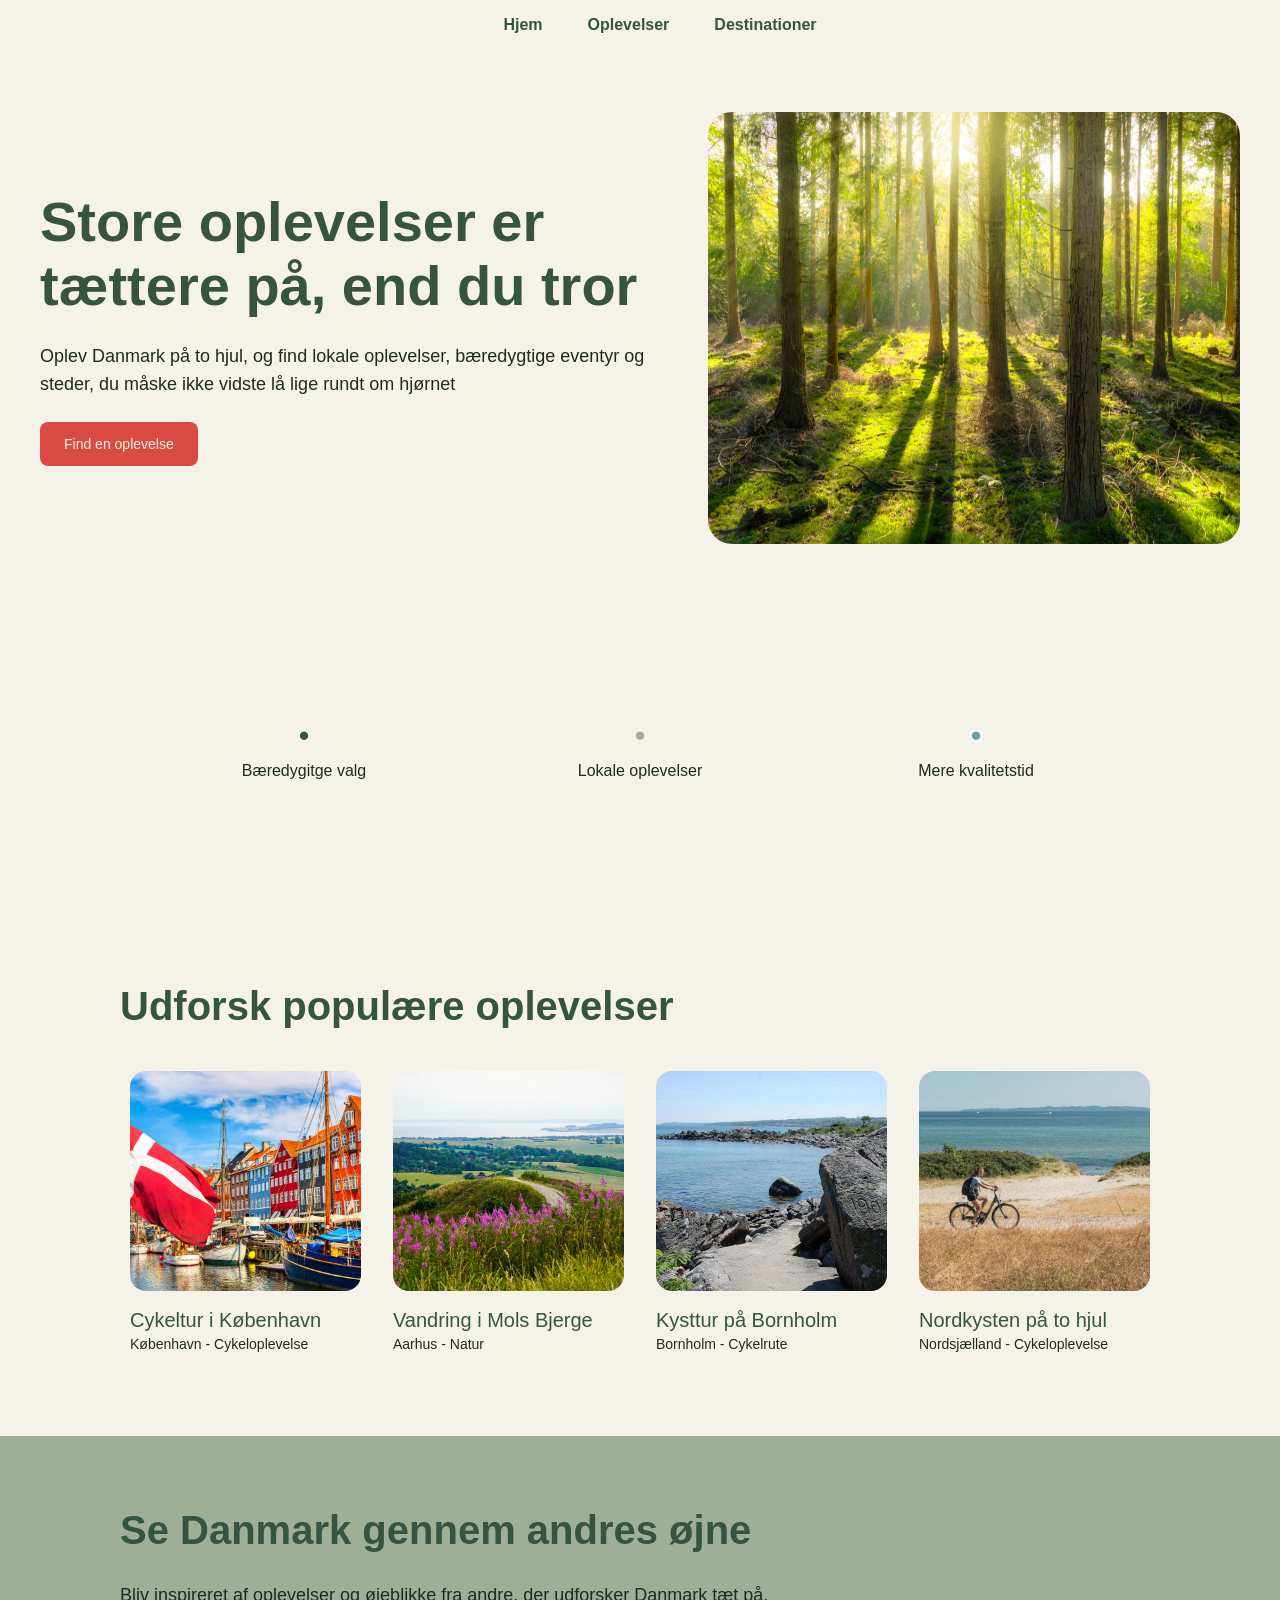
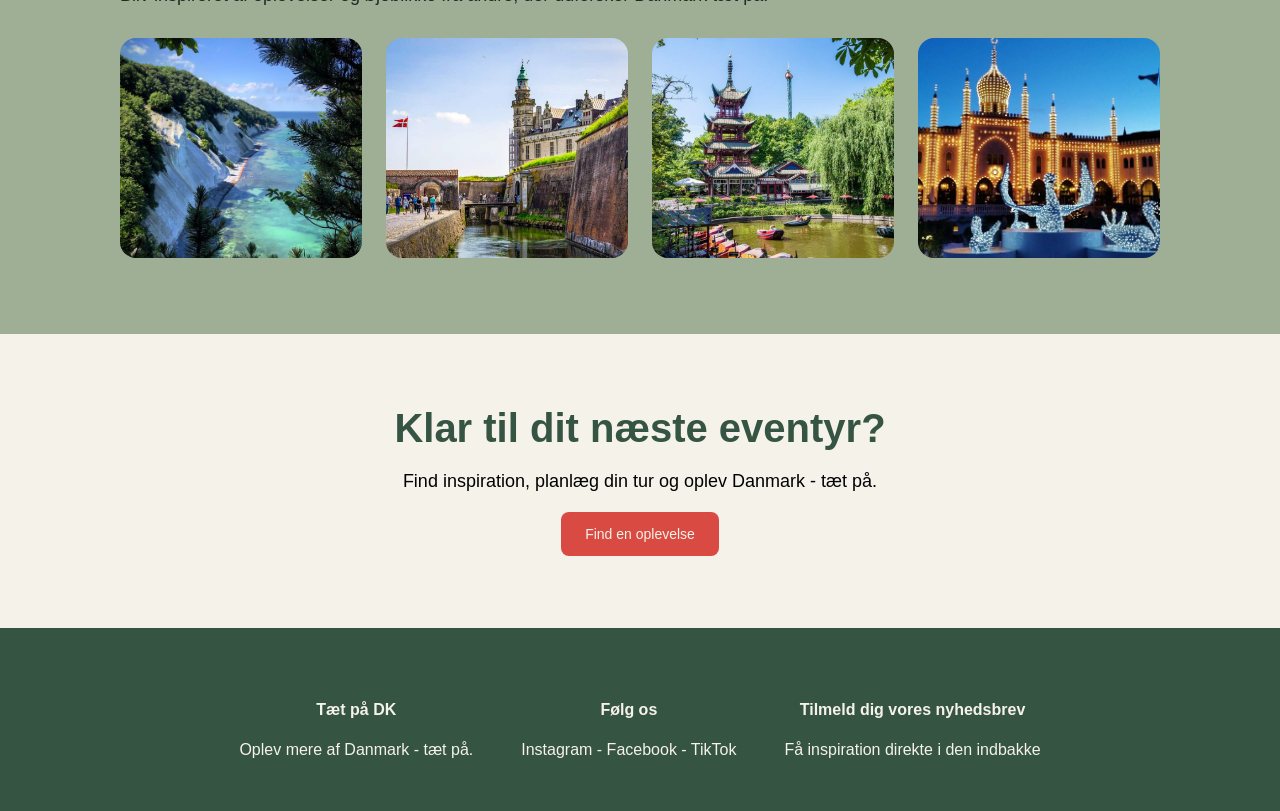
<file: index.html>
<!doctype html>
<html lang="da">
  <head>
    <meta charset="UTF-8" />
    <meta name="viewport" content="width=device-width, initial-scale=1.0" />
    <title>Tæt på DK - Home</title>
    <link rel="stylesheet" type="text/css" href="css/style.css" />
  </head>
  <body>
    <header>
      <ul>
        <li><a href="index.html">Hjem</a></li>
        <li><a href="oplevelser.html">Oplevelser</a></li>
        <li><a href="destinationer.html">Destinationer</a></li>
      </ul>
    </header>
    <main>
      <section class="hero">
        <div class="container">
          <div class="hero-content">
            <div class="cta">
              <h1>Store oplevelser er tættere på, end du tror</h1>
              <p>
                Oplev Danmark på to hjul, og find lokale oplevelser, bæredygtige
                eventyr og steder, du måske ikke vidste lå lige rundt om hjørnet
              </p>
              <a class="cta-button" href="oplevelser.html">Find en oplevelse</a>
            </div>
            <img class="hero-img" src="assets/images/Hero.jpg" />
          </div>
        </div>
      </section>
      <section class="usp">
        <div class="container">
          <div class="usp-grid">
            <div class="usp-card">
              <span class="usp-1">&#9679;</span>
              <p>Bæredygitge valg</p>
            </div>
            <div class="usp-card">
              <span class="usp-2">&#9679;</span>
              <p>Lokale oplevelser</p>
            </div>
            <div class="usp-card">
              <span class="usp-3">&#9679;</span>
              <p>Mere kvalitetstid</p>
            </div>
          </div>
        </div>
      </section>
      <section class="populære-oplevelser">
        <div class="container">
          <div class="populære-oplevelser-content">
            <h2>Udforsk populære oplevelser</h2>
            <div class="card-row">
              <div class="experience-card">
                <img src="assets/images/københaven.jpg" />
                <div class="card-content">
                  <p class="card-title">Cykeltur i København</p>
                  <p class="card-subtitle">København - Cykeloplevelse</p>
                </div>
              </div>
              <div class="experience-card">
                <img src="assets/images/molj-bjerge.jpg" />
                <div class="card-content">
                  <p class="card-title">Vandring i Mols Bjerge</p>
                  <p class="card-subtitle">Aarhus - Natur</p>
                </div>
              </div>
              <div class="experience-card">
                <img src="assets/images/kysttur-bornholm.jpg" />
                <div class="card-content">
                  <p class="card-title">Kysttur på Bornholm</p>
                  <p class="card-subtitle">Bornholm - Cykelrute</p>
                </div>
              </div>
              <div class="experience-card">
                <img src="assets/images/nordkysten.jpg" />
                <div class="card-content">
                  <p class="card-title">Nordkysten på to hjul</p>
                  <p class="card-subtitle">Nordsjælland - Cykeloplevelse</p>
                </div>
              </div>
            </div>
          </div>
        </div>
      </section>
      <section class="community">
        <div class="container">
          <div class="community-content">
            <h2>Se Danmark gennem andres øjne</h2>
            <p>
              Bliv inspireret af oplevelser og øjeblikke fra andre, der
              udforsker Danmark tæt på.
            </p>
            <div class="community-images">
              <div class="community-img">
                <img src="assets/images/møns-klint-1.jpeg" />
              </div>
              <div class="community-img">
                <img src="assets/images/kronborg-slot.jpg" />
              </div>
              <div class="community-img">
                <img src="assets/images/tivoli-1.jpg" />
              </div>
              <div class="community-img">
                <img src="assets/images/tivoli-2.jpg" />
              </div>
            </div>
          </div>
        </div>
      </section>
      <section class="final-cta">
        <div class="container">
          <div class="final-cta-content">
            <h2>Klar til dit næste eventyr?</h2>
            <p>Find inspiration, planlæg din tur og oplev Danmark - tæt på.</p>
            <a class="cta-button" href="oplevelser.html">Find en oplevelse</a>
          </div>
        </div>
      </section>
      <footer>
        <div class="container">
          <div class="footer-top">
            <div class="brand">
              <h4>Tæt på DK</h4>
              <p>Oplev mere af Danmark - tæt på.</p>
            </div>
            <div class="social">
              <h4>Følg os</h4>
              <p>Instagram - Facebook - TikTok</p>
            </div>
            <div class="newsletter">
              <h4>Tilmeld dig vores nyhedsbrev</h4>
              <p>Få inspiration direkte i den indbakke</p>
            </div>
          </div>
          <div class="footer-bottom"></div>
        </div>
      </footer>
    </main>
  </body>
</html>
</file>
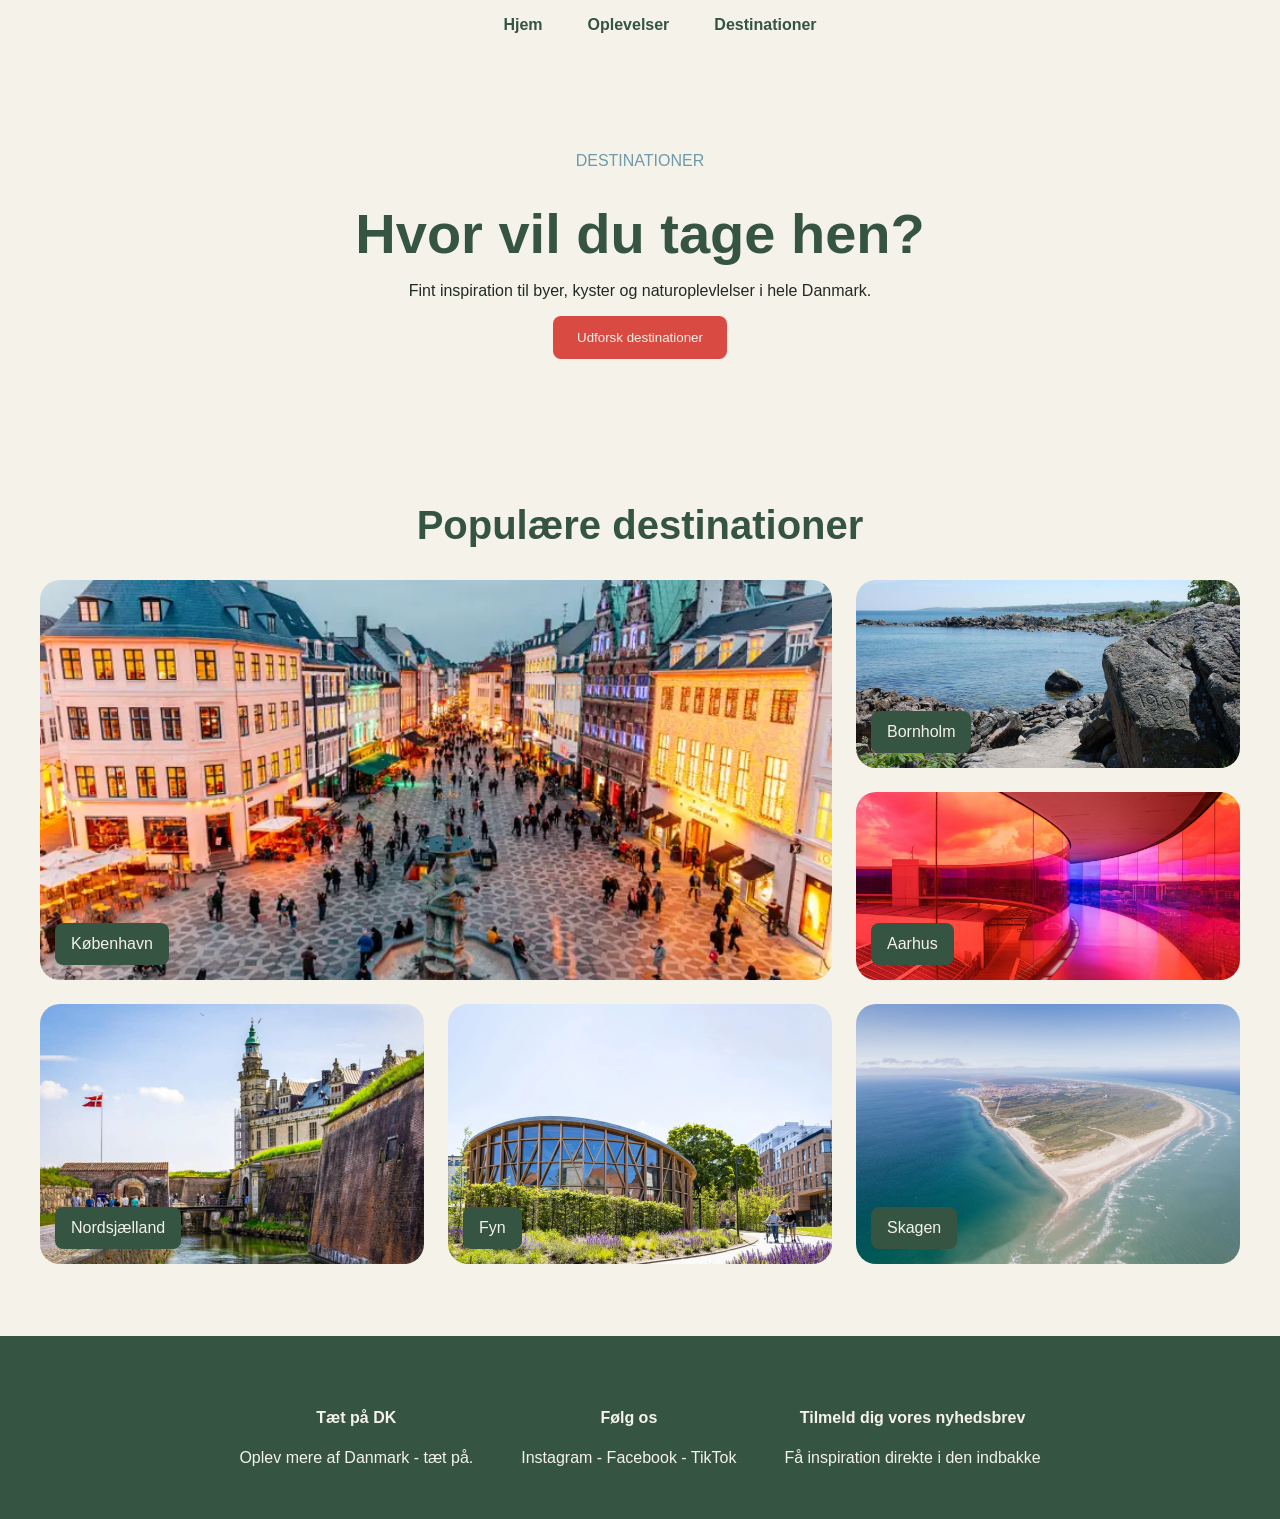
<file: destinationer.html>
<!doctype html>
<html lang="da">
  <head>
    <meta charset="UTF-8" />
    <meta name="viewport" content="width=device-width, initial-scale=1.0" />
    <title>Tæt på DK - Destinationer</title>
    <link rel="stylesheet" type="text/css" href="css/style.css" />
  </head>
  <body>
    <header>
      <ul>
        <li><a href="index.html">Hjem</a></li>
        <li><a href="oplevelser.html">Oplevelser</a></li>
        <li><a href="destinationer.html">Destinationer</a></li>
      </ul>
    </header>
    <main>
      <section class="des-hero">
        <div class="container">
          <div class="des-hero-content">
            <p class="site-tag">DESTINATIONER</p>
            <h1>Hvor vil du tage hen?</h1>
            <p class="sub-hero">
              Fint inspiration til byer, kyster og naturoplevlelser i hele
              Danmark.
            </p>
            <button type="button">Udforsk destinationer</button>
          </div>
        </div>
      </section>
      <section class="pop-des">
        <div class="container">
          <div class="pop-des-content">
            <h2>Populære destinationer</h2>
            <div class="des-grid">
              <div class="top-row">
                <div class="des-kobenhavn">
                  <img src="assets/images/strøget.webp" />
                  <div class="des-name">København</div>
                </div>
                <div class="right-stack">
                  <div class="des-bornholm">
                    <img src="assets/images/kysttur-bornholm.jpg" />
                    <div class="des-name">Bornholm</div>
                  </div>
                  <div class="des-bornholm">
                    <img src="assets/images/Aros4.jpeg" />
                    <div class="des-name">Aarhus</div>
                  </div>
                </div>
              </div>
              <div class="bottom-row">
                <div class="des-bottom">
                  <img src="assets/images/kronborg-slot.jpg" />
                  <div class="des-name">Nordsjælland</div>
                </div>
                <div class="des-bottom">
                  <img
                    src="assets/images/H.C.-Andersens-Hus_Bjoern_Klausen-19_Forlaenget-2022-1536x1384.webp"
                  />
                  <div class="des-name">Fyn</div>
                </div>
                <div class="des-bottom">
                  <img src="assets/images/grenen_skagen.jpg" />
                  <div class="des-name">Skagen</div>
                </div>
              </div>
            </div>
          </div>
        </div>
      </section>
      <footer>
        <div class="container">
          <div class="footer-top">
            <div class="brand">
              <h4>Tæt på DK</h4>
              <p>Oplev mere af Danmark - tæt på.</p>
            </div>
            <div class="social">
              <h4>Følg os</h4>
              <p>Instagram - Facebook - TikTok</p>
            </div>
            <div class="newsletter">
              <h4>Tilmeld dig vores nyhedsbrev</h4>
              <p>Få inspiration direkte i den indbakke</p>
            </div>
          </div>
          <div class="footer-bottom"></div>
        </div>
      </footer>
    </main>
  </body>
</html>
</file>
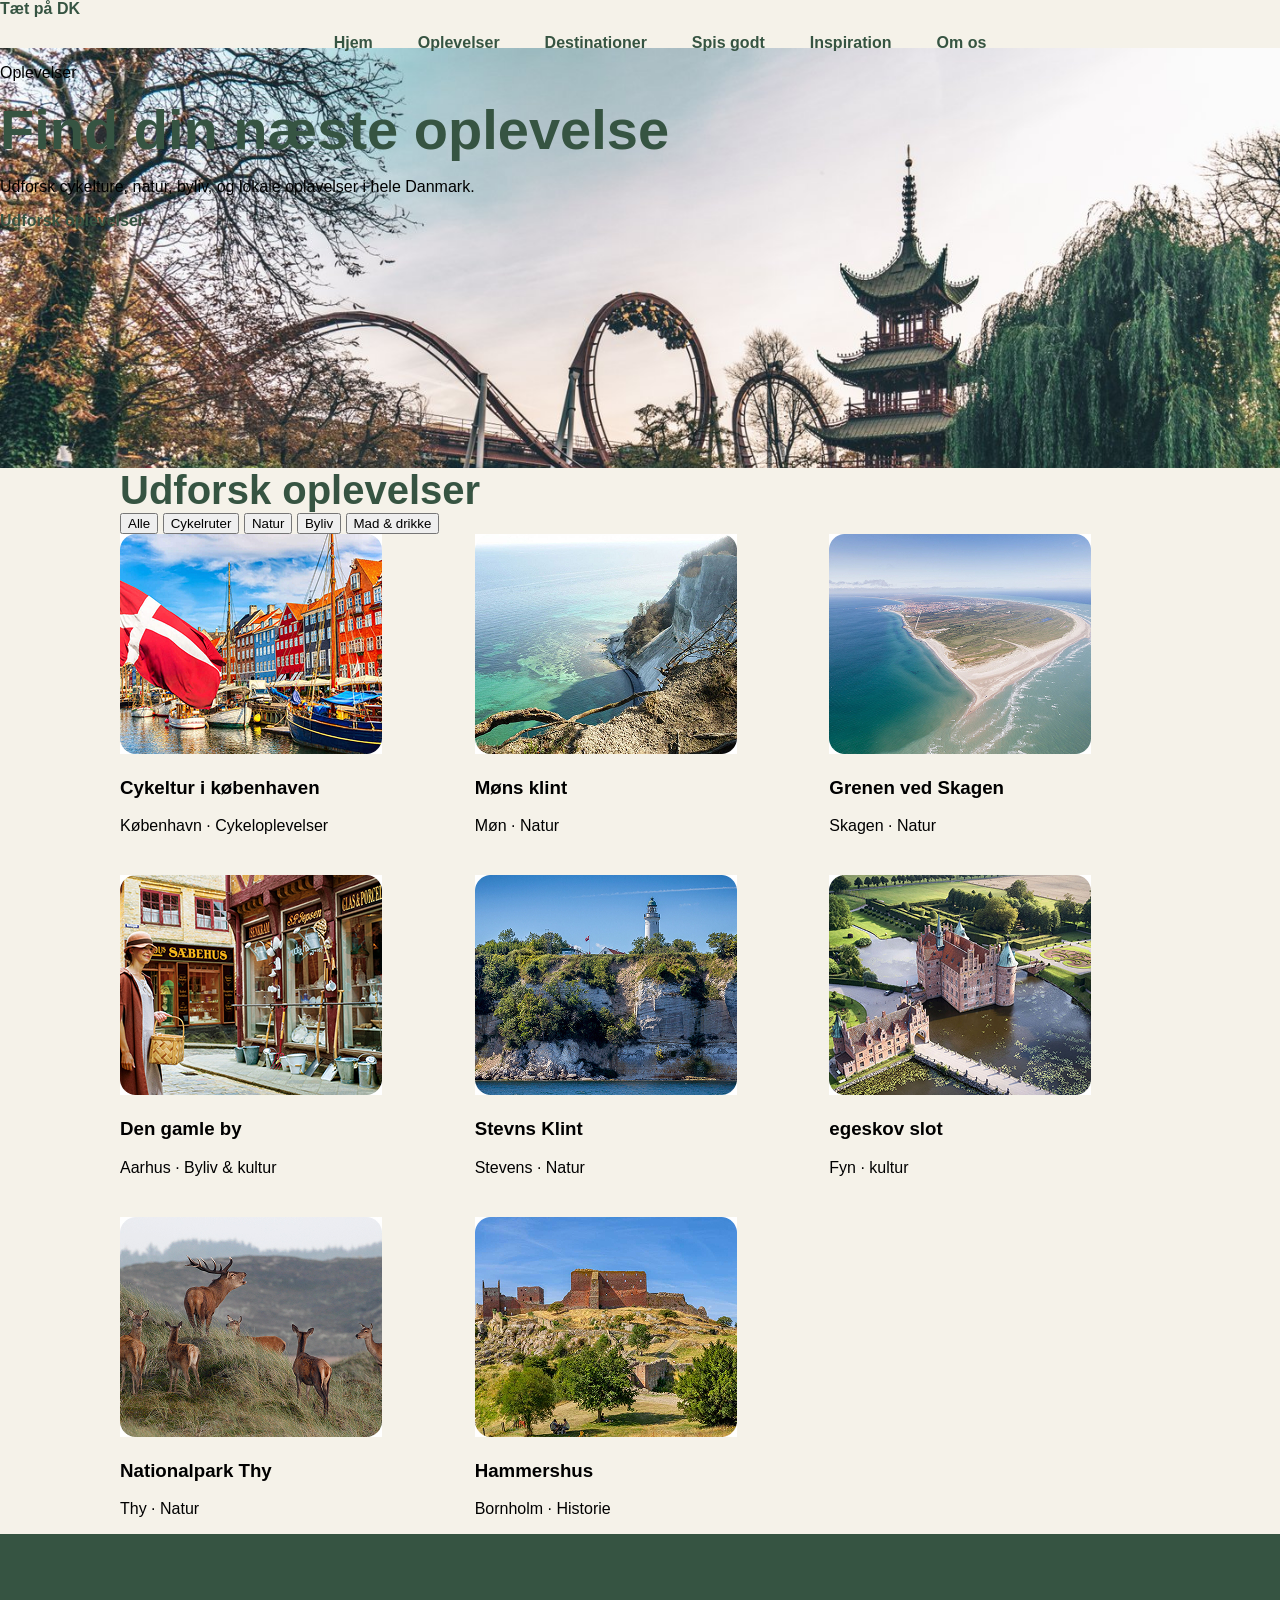
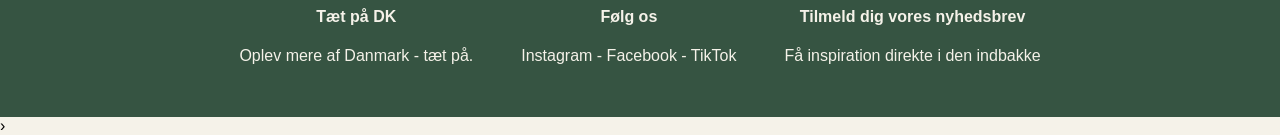
<file: oplevelser.html>
<!doctype html>
<html lang="da">
  <head>
    <meta charset="UTF-8" />
    <meta name="viewport" content="width=device-width, initial-scale=1.0" />
    <title>Tæt på DK - Home</title>
    <link rel="stylesheet" type="text/css" href="css/style.css" />
  </head>
  <body>
    <header>
      <nav>
        <a href="index.html">Tæt på DK</a>

      <ul>
        <li><a href="index.html">Hjem</a></li>
        <li><a href="oplevelser.html">Oplevelser</a></li>
        <li><a href="destinationer.html">Destinationer</a></li>
        <li><a href="#">Spis godt</a></li>
        <li><a href="#">Inspiration</a></li>
        <li><a href="#">Om os</a></li>
        
      </ul>
    </header>
    <main>
      <section class="hero-2">
        <div class="oplevelser-hero-content">
          <p>Oplevelser</p>
          <h1>Find din næste oplevelse</h1>
          <p>
            Udforsk cykelture, natur, byliv, og lokale oplavelser i hele Danmark.
          </p>
          <a href="oplevelser.html" class="button">Udforsk oplevelser</a>


        </div>
      </section>
      <section>
        <div class="container">
          <h2>Udforsk oplevelser</h2>
          <div class="filters">
            <button>Alle</button>
            <button>Cykelruter</button>
            <button>Natur</button>
            <button>Byliv</button>
            <button>Mad & drikke</button>
            
          </div>
          <div class="experience-grid">
          <div class="experiences-cards">
            <img src="assets/images/kbh.jpg" alt="Cykeltur i københaven">
            <h3>Cykeltur i københaven</h3>
            <p>København · Cykeloplevelser</p>
            
            </div>
            <div class="experiences-cards">
              <img src="assets/images/m'n.jpg" alt="Møns klint">
              <h3>Møns klint</h3>
              <p>Møn · Natur</p>

            </div>
            <div class="experiences-cards">
              <img src="assets/images/grenen.jpg" alt="Grenen ved Skagen">
              <h3>Grenen ved Skagen</h3>
              <p>Skagen · Natur</p>
            </div>
            <div class="experiences-cards">
              <img src="assets/images/den gamle by.jpg" alt="Den gamle by">
              <h3>Den gamle by</h3>
              <p>Aarhus · Byliv & kultur </p>

            </div>
            <div class="experiences-cards">
              <img src="assets/images/Card Image-kopi 3.jpg" alt="Stevns Klint">
              <h3>Stevns Klint</h3>
              <p>Stevens · Natur</p>

            </div>
            <div class="experiences-cards">
              <img src="assets/images/egeskov.jpg" alt="Egeskov Slot">
              <h3>egeskov slot</h3>
              <p>Fyn · kultur</p>
            </div>
            <div class="experiences-cards">
              <img src="assets/images/thy.jpg" alt="Nationalpark Thy">
              <h3>Nationalpark Thy</h3>
              <p>Thy · Natur</p>
            </div>
            <div class="experiences-cards">
              <img src="assets/images/hammershus.jpg" alt="Hammershus">
              <h3>Hammershus</h3>
              <p>Bornholm · Historie</p>
            </div>
          </div>
          
          
          </div>
        </div>
      </section>
    </main>
         <footer>
        <div class="container">
          <div class="footer-top">
            <div class="brand">
              <h4>Tæt på DK</h4>
              <p>Oplev mere af Danmark - tæt på.</p>
            </div>
            <div class="social">
              <h4>Følg os</h4>
              <p>Instagram - Facebook - TikTok</p>
            </div>
            <div class="newsletter">
              <h4>Tilmeld dig vores nyhedsbrev</h4>
              <p>Få inspiration direkte i den indbakke</p>
            </div>
          </div>
          <div class="footer-bottom"></div>
        </div>
      </footer>
  </body>›
</html>
</file>
<file: css/style.css>
/*Generelle regler*/ /*Patrick*/

html * {
  font-family: "Segoe UI", Tahoma, Geneva, Verdana, sans-serif;
}

body {
  background-color: #f5f2e9;
  margin: 0;
}

.container {
  max-width: 1440px;
  width: 100%;
  margin: 0 auto;
  padding: 0 120px;
  box-sizing: border-box;
}

ul {
  display: flex;
  gap: 45px;
  justify-content: center;
}

li {
  list-style: none;
  text-decoration: none;
}

a {
  text-decoration: none;
  color: #365442;
  font-weight: bold;
}

h1 {
  font-size: 56px;
  line-height: 64px;
  color: #365442;
  font-weight: 600;
  padding: 0;
  margin: 0;
}

h2 {
  margin: 0;
  color: #365442;
  font-size: 40px;
  font-weight: 600;
}

h4 {
  color: #f5f2e9;
}

.cta-button {
  padding: 14px 24px;
  border: none;
  background-color: #d94b42;
  border-radius: 8px;
  color: #f5f2e9;
  font-size: 14px;
  font-weight: 400;
}

.cta-button:hover {
  background-color: #da3d32;
}

/*Header regler*/ /*Patrick*/

header {
  height: 48px;
  align-content: center;
  justify-content: center;
}

/*Footer regler*/ /*Patrick*/

footer {
  background-color: #365442;
  padding: 52px 0px;
}

.footer-top {
  display: flex;
  justify-content: center;
  width: 100%;
  gap: 48px;
}

.brand {
  display: flex;
  align-items: center;
  flex-direction: column;
}

.brand p {
  margin: 0;
  color: #f5f2e9;
}

.social {
  display: flex;
  align-items: center;
  flex-direction: column;
}

.social p {
  margin: 0;
  color: #f5f2e9;
}

.newsletter {
  display: flex;
  align-items: center;
  flex-direction: column;
}

.newsletter p {
  margin: 0;
  color: #f5f2e9;
}

/*FORSIDE REGLER START*/
/*Forside Hero regler*/ /*Patrick*/

.hero-content {
  display: flex;
  width: auto;
  gap: 48px;
  padding: 64px 0;
  align-items: center;
  justify-content: center;
}

.cta {
  width: 620px;
  padding: 0;
  gap: 24px;
  height: auto;
  display: flex;
  flex-direction: column;
  align-items: flex-start;
  flex-shrink: 0;
}

.hero p {
  font-size: 18px;
  color: #202a25;
  padding: 0;
  margin: 0;
  line-height: 28px;
}

.hero-img {
  height: 432px;
  width: 532px;
  border-radius: 24px;
}

/*USP regler*/ /*Patrick*/

.usp {
  padding: 72px 0px;
}

.usp-grid {
  justify-content: center;
  align-items: center;
  display: flex;
  gap: 48px;
  height: 160px;
}

.usp-card {
  text-align: center;
  width: 288px;
}

.usp-card p {
  color: #202a25;
}

.usp-card span {
  font-size: larger;
}

.usp-1 {
  color: #365442;
}

.usp-2 {
  color: #9eaf96;
}

.usp-3 {
  color: #6e9aaa;
}

/*Populære oplevelser regler*/ /*Patrick*/

.populære-oplevelser h2 {
  margin: 0;
  color: #365442;
  font-size: 40px;
  font-weight: 600;
  align-self: flex-start;
}

.populære-oplevelser-content {
  margin: 0;
  display: flex;
  flex-direction: column;
  gap: 32px;
  width: 100%;
}

.experience-card {
  width: 282px;
  padding: 10px;
  gap: 15px;
  display: flex;
  flex-direction: column;
}

.experience-card img {
  height: 220px;
  width: 100%;
  border-radius: 16px;
  object-fit: cover;
}

.card-row {
  display: flex;
  gap: 12px;
  justify-content: center;
}

.card-title {
  font-size: 20px;
  color: #365442;
  line-height: 28px;
  font-weight: 500;
  margin: 0;
}

.card-subtitle {
  font-size: 14px;
  line-height: 20px;
  color: #202a25;
  margin: 0;
}

/*Community regler*/

.community {
  background-color: #9eaf96;
  padding: 72px 0px;
}

.community p {
  font-size: 18px;
  color: #202a25;
}

.community-content {
  display: flex;
  flex-direction: column;
  gap: 32px;
}

.community-content p {
  margin: 0;
}

.populære-oplevelser {
  padding: 72px 0px;
}

.community-images {
  width: 100%;
  display: flex;
  gap: 24px;
  width: 100%;
}

.community-img img {
  width: 100%;
  height: 220px;
  border-radius: 16px;
  object-fit: cover;
}

.community-img {
  width: 100%;
}

/*Final CTA regler*/ /*Patrick*/

.final-cta {
  padding: 72px 0px;
}

.final-cta-content {
  display: flex;
  flex-direction: column;
  align-items: center;
  gap: 20px;
  text-align: center;
}

.final-cta-content p {
  font-size: 18px;
  margin: 0;
}

/*FORSIDE REGLER SLUT*/
/*OPLEVELSER REGLER START*/

/*Oplevelser hero regeler*/ /*Tilde*/

.hero-2 {
  background-image: url("../assets/images/hero\ 2.jpg");
  background-size: cover;
  height: 420px;
}

.oplevelser-hero-content {
  display: flex;
  flex-direction: column;
}

/*Experience grid regler*/ /*Tilde*/

.experience-grid {
  display: grid;
  grid-template-columns: repeat(3, 1fr);
  gap: 24px;
}

/*OPLEVELSER REGLER SLUT*/
/*DESTINATIONER REGLER START*/

/*Destinationer hero regler*/ /*Patrick*/

.des-hero {
  padding-top: 88px;
  padding-bottom: 72px;
}

.des-hero-content {
  display: flex;
  flex-direction: column;
  align-items: center;
  gap: 16px;
}

.des-hero-content button {
  padding: 14px 24px;
  border: none;
  background-color: #d94b42;
  border-radius: 8px;
  color: #f5f2e9;
}

.des-hero-content button:hover {
  background-color: #da3d32;
}

.site-tag {
  color: #6e9aaa;
}

.sub-hero {
  color: #202a25;
  margin: 0;
}

/*populære destinationer regler*/ /*Patrick*/

.pop-des-content {
  display: flex;
  flex-direction: column;
  align-items: center;
  gap: 32px;
  padding: 72px 0;
}

.des-grid {
  display: flex;
  flex-direction: column;
  gap: 24px;
  max-width: 1200px;
}

.des-name {
  background-color: #365442;
  color: #f5f2e9;
  padding: 12px 16px;
  border-radius: 8px;
  position: absolute;
  bottom: 15px;
  left: 15px;
}

.top-row {
  display: flex;
  gap: 24px;
}

.des-kobenhavn {
  width: 792px;
  height: 400px;
  position: relative;
}

.des-kobenhavn img {
  height: 100%;
  width: 100%;
  object-fit: cover;
  border-radius: 20px;
}

.right-stack {
  display: flex;
  flex-direction: column;
  gap: 24px;
}

.des-bornholm {
  position: relative;
  width: 384px;
  height: 188px;
}

.des-bornholm img {
  height: 100%;
  width: 100%;
  object-fit: cover;
  border-radius: 20px;
}

.bottom-row {
  display: flex;
  gap: 24px;
}

.des-bottom {
  width: 384px;
  height: 260px;
  position: relative;
}

.des-bottom img {
  height: 100%;
  width: 100%;
  object-fit: cover;
  border-radius: 20px;
}

/*DESTINATIONER REGLER SLUT*/
</file>
